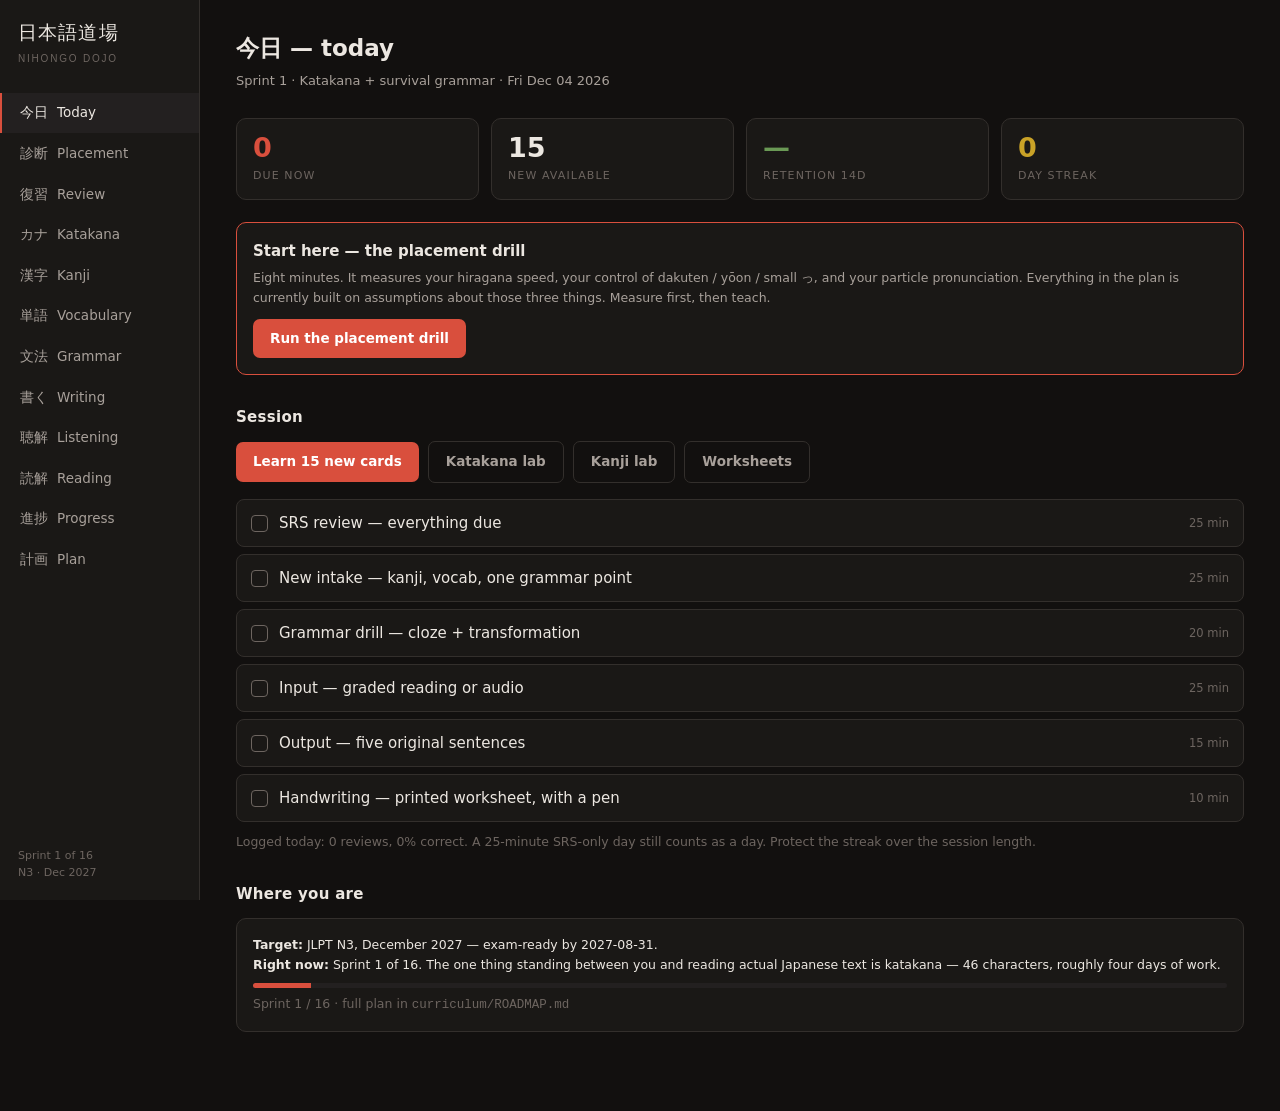
<file: dashboard/index.html>
<!doctype html>
<html lang="en">
<head>
<meta charset="utf-8">
<meta name="viewport" content="width=device-width,initial-scale=1">
<title>日本語道場 — Nihongo Dojo</title>
<link rel="stylesheet" href="style.css">
</head>
<body>
<div id="app">
  <nav>
    <div class="brand">日本語道場<small>nihongo dojo</small></div>
    <div class="navs">
      <button data-v="today" class="on">今日 <span>Today</span></button>
      <button data-v="placement">診断 <span>Placement</span></button>
      <button data-v="review">復習 <span>Review</span> <span class="badge" id="dueBadge"></span></button>
      <button data-v="kana">カナ <span>Katakana</span></button>
      <button data-v="kanji">漢字 <span>Kanji</span></button>
      <button data-v="vocab">単語 <span>Vocabulary</span></button>
      <button data-v="grammar">文法 <span>Grammar</span></button>
      <button data-v="write">書く <span>Writing</span></button>
      <button data-v="listen">聴解 <span>Listening</span></button>
      <button data-v="read">読解 <span>Reading</span></button>
      <button data-v="progress">進捗 <span>Progress</span></button>
      <button data-v="plan">計画 <span>Plan</span></button>
    </div>
    <div class="foot">Sprint 1 of 16<br>N3 · Dec 2027</div>
  </nav>
  <main id="main"></main>
</div>

<script src="../data/kana.js"></script>
<script src="../data/placement.js"></script>
<script src="../data/kanji.js"></script>
<script src="../data/kanji-b.js"></script>
<script src="../data/kanji-c.js"></script>
<script src="../data/vocab.js"></script>
<script src="../data/grammar.js"></script>
<script src="../data/vocab-n4.js"></script>
<script src="../data/grammar-n4.js"></script>
<script src="../data/reading.js"></script>
<script src="audio.js"></script>
<script src="canvas.js"></script>
<script src="app.js"></script>
</body>
</html>
</file>
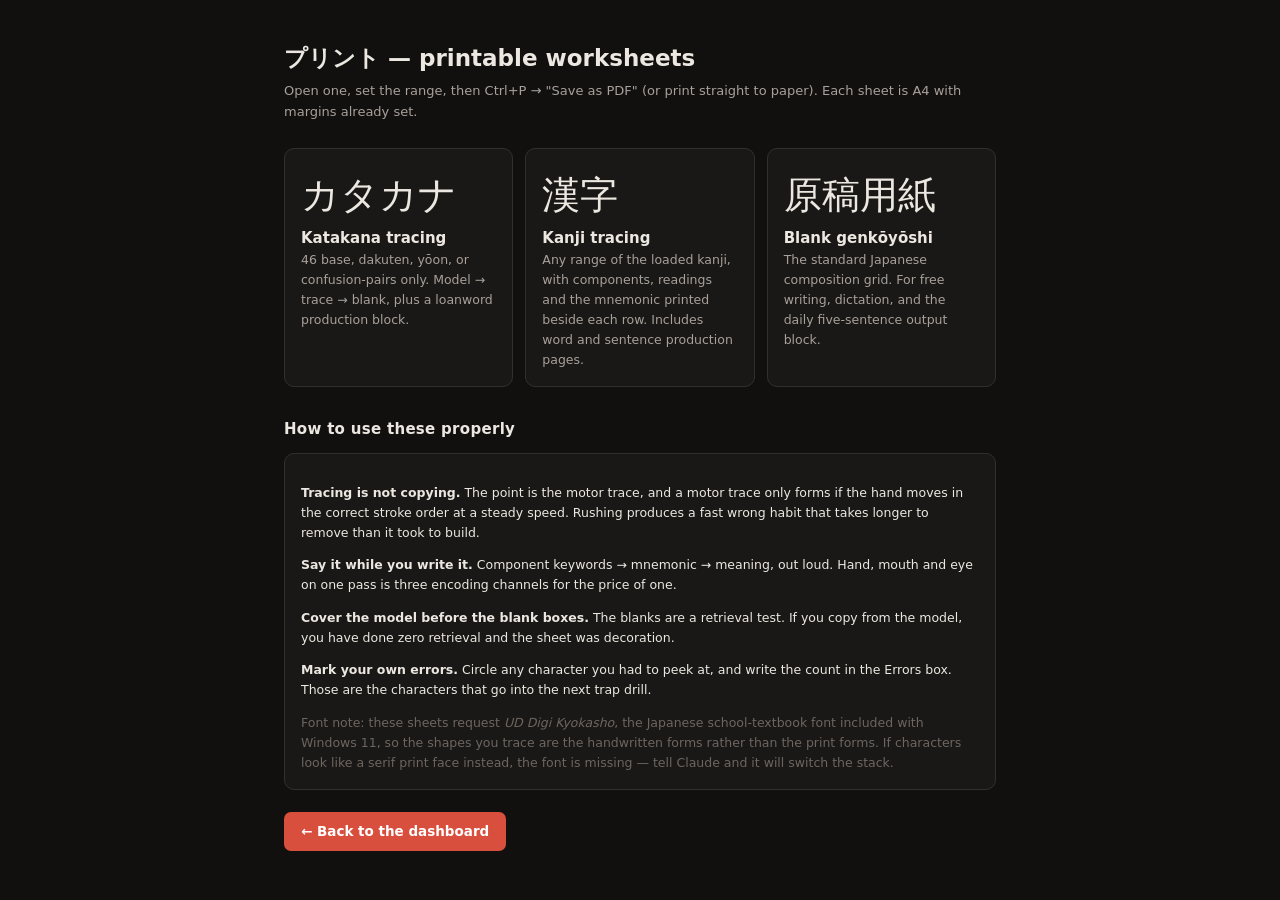
<file: worksheets/index.html>
<!doctype html>
<html lang="en"><head><meta charset="utf-8">
<meta name="viewport" content="width=device-width,initial-scale=1">
<title>Worksheets — 日本語道場</title>
<link rel="stylesheet" href="../dashboard/style.css"></head>
<body>
<main style="max-width:760px;margin:0 auto;padding:40px 24px">
  <h1>プリント — printable worksheets</h1>
  <div class="sub">Open one, set the range, then Ctrl+P → "Save as PDF" (or print straight to paper).
    Each sheet is A4 with margins already set.</div>

  <div class="grid cols3" style="margin-bottom:22px">
    <a class="card" href="katakana-trace.html" style="text-decoration:none;color:inherit">
      <div class="jp" style="font-size:38px">カタカナ</div>
      <strong>Katakana tracing</strong>
      <div class="small muted">46 base, dakuten, yōon, or confusion-pairs only. Model → trace →
        blank, plus a loanword production block.</div></a>
    <a class="card" href="kanji-trace.html" style="text-decoration:none;color:inherit">
      <div class="jp" style="font-size:38px">漢字</div>
      <strong>Kanji tracing</strong>
      <div class="small muted">Any range of the loaded kanji, with components, readings and the
        mnemonic printed beside each row. Includes word and sentence production pages.</div></a>
    <a class="card" href="genkouyoushi.html" style="text-decoration:none;color:inherit">
      <div class="jp" style="font-size:38px">原稿用紙</div>
      <strong>Blank genkōyōshi</strong>
      <div class="small muted">The standard Japanese composition grid. For free writing, dictation,
        and the daily five-sentence output block.</div></a>
  </div>

  <h2>How to use these properly</h2>
  <div class="card small">
    <p><strong>Tracing is not copying.</strong> The point is the motor trace, and a motor trace only
    forms if the hand moves in the correct stroke order at a steady speed. Rushing produces a fast
    wrong habit that takes longer to remove than it took to build.</p>
    <p><strong>Say it while you write it.</strong> Component keywords → mnemonic → meaning, out loud.
    Hand, mouth and eye on one pass is three encoding channels for the price of one.</p>
    <p><strong>Cover the model before the blank boxes.</strong> The blanks are a retrieval test. If
    you copy from the model, you have done zero retrieval and the sheet was decoration.</p>
    <p><strong>Mark your own errors.</strong> Circle any character you had to peek at, and write the
    count in the Errors box. Those are the characters that go into the next trap drill.</p>
    <p class="dim" style="margin-bottom:0">Font note: these sheets request <em>UD Digi Kyokasho</em>,
    the Japanese school-textbook font included with Windows 11, so the shapes you trace are the
    handwritten forms rather than the print forms. If characters look like a serif print face instead,
    the font is missing — tell Claude and it will switch the stack.</p>
  </div>

  <div class="row" style="margin-top:22px">
    <a class="btn" href="../dashboard/index.html">← Back to the dashboard</a>
  </div>
</main>
</body></html>
</file>
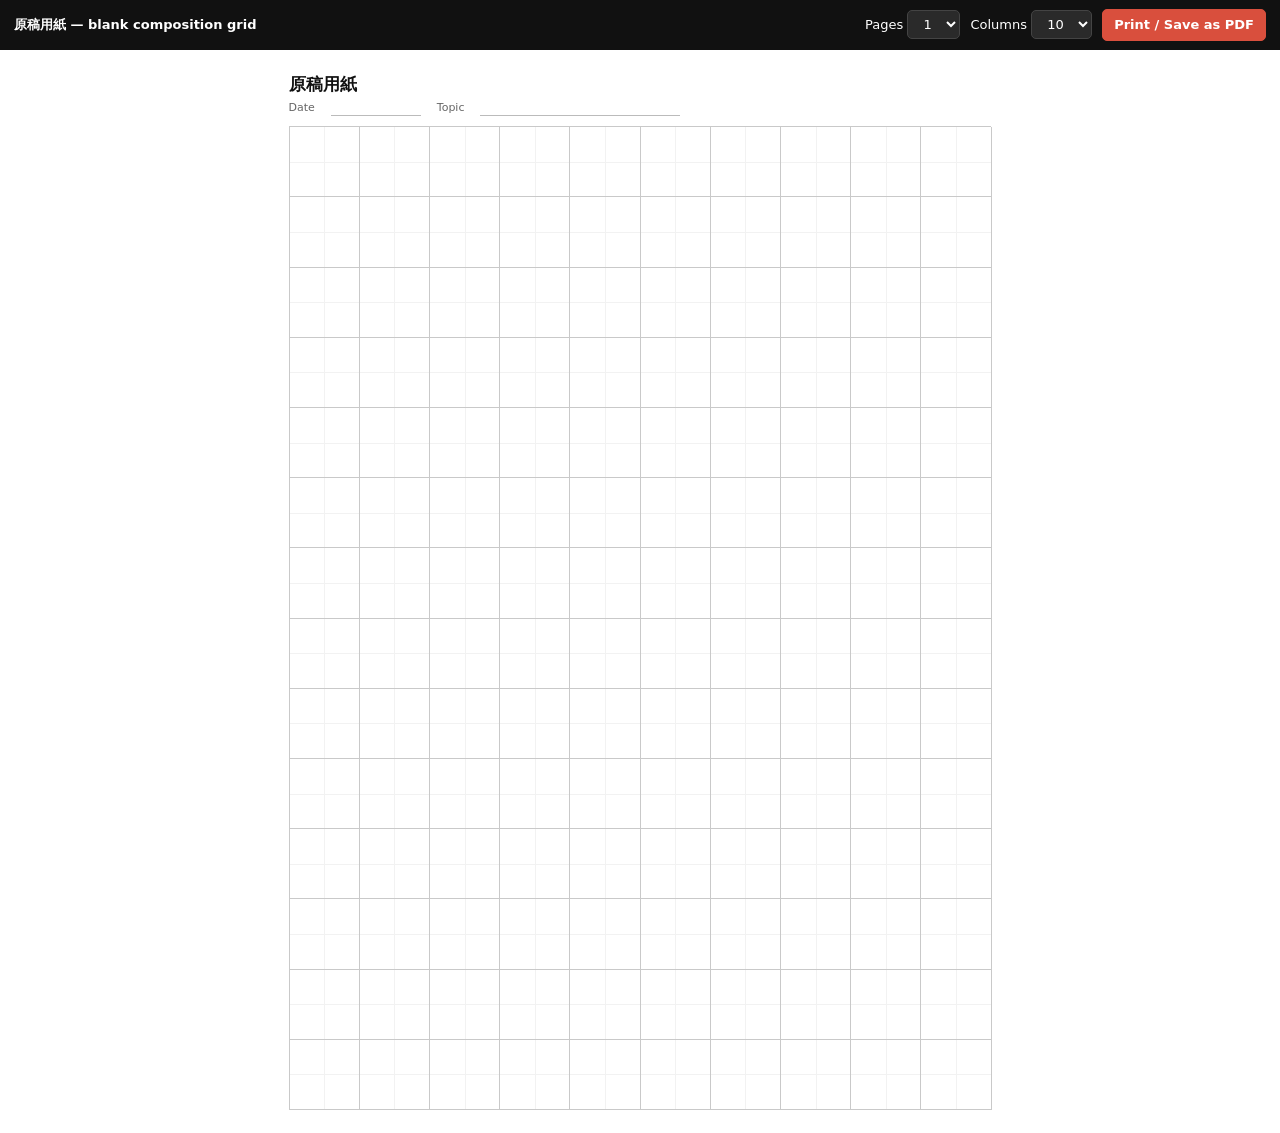
<file: worksheets/genkouyoushi.html>
<!doctype html>
<html lang="en"><head><meta charset="utf-8">
<meta name="viewport" content="width=device-width,initial-scale=1">
<title>Genkōyōshi — blank writing grid</title>
<link rel="stylesheet" href="worksheet.css"></head>
<body>
<div class="toolbar">
  <b>原稿用紙 — blank composition grid</b>
  <label>Pages <select id="pg"><option selected>1</option><option>2</option><option>3</option><option>5</option></select></label>
  <label>Columns <select id="cols"><option>8</option><option selected>10</option><option>12</option></select></label>
  <button class="p" onclick="window.print()">Print / Save as PDF</button>
</div>
<div class="sheet" id="out"></div>
<script>
function build(){
  const pages = +document.getElementById('pg').value;
  const cols = +document.getElementById('cols').value;
  let html = '';
  for (let p = 0; p < pages; p++) {
    html += '<h1>原稿用紙</h1><div class="meta">Date <span></span> Topic <span style="min-width:200px"></span></div>';
    html += '<div class="gy" style="grid-template-columns:repeat(' + cols + ',1fr)">' +
      Array.from({length: cols * 14}, () => '<div></div>').join('') + '</div>';
    if (p < pages - 1) html += '<div class="pagebreak"></div>';
  }
  document.getElementById('out').innerHTML = html;
}
document.getElementById('pg').onchange = build;
document.getElementById('cols').onchange = build;
build();
</script>
</body></html>
</file>
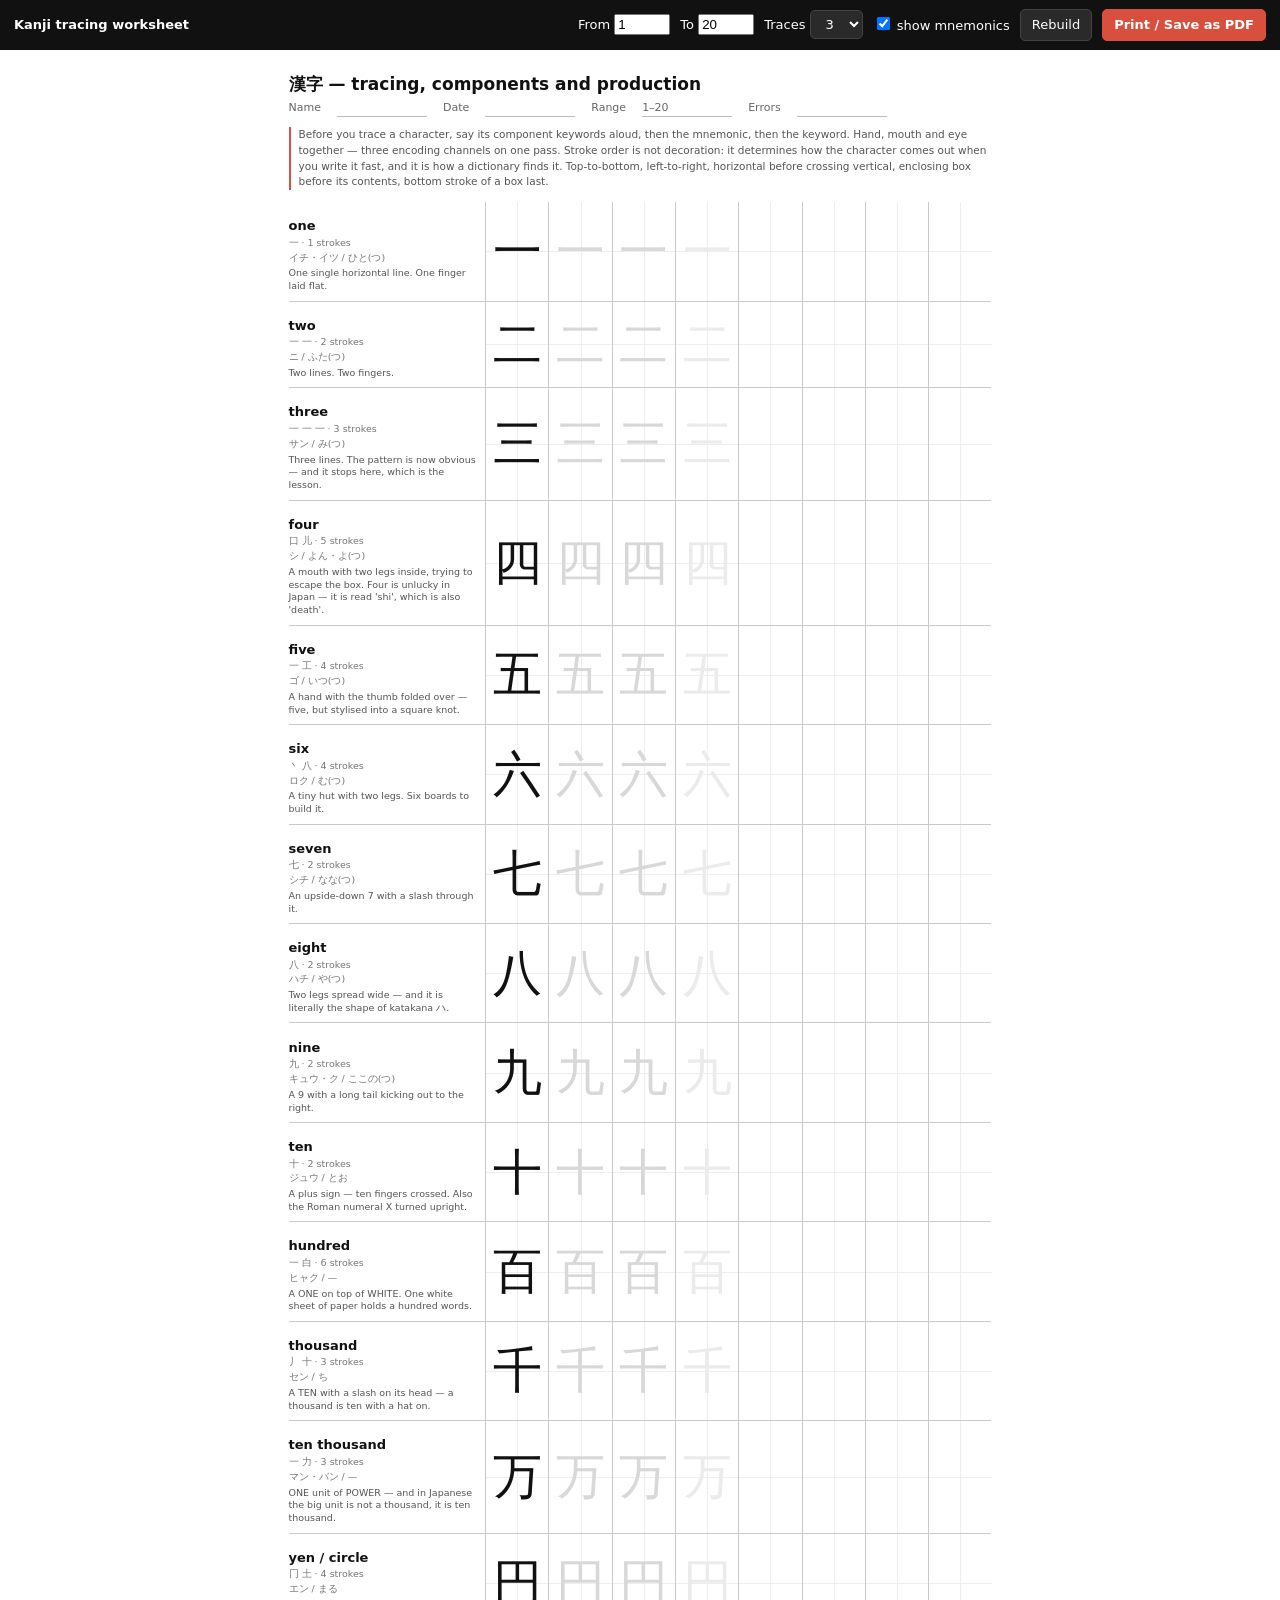
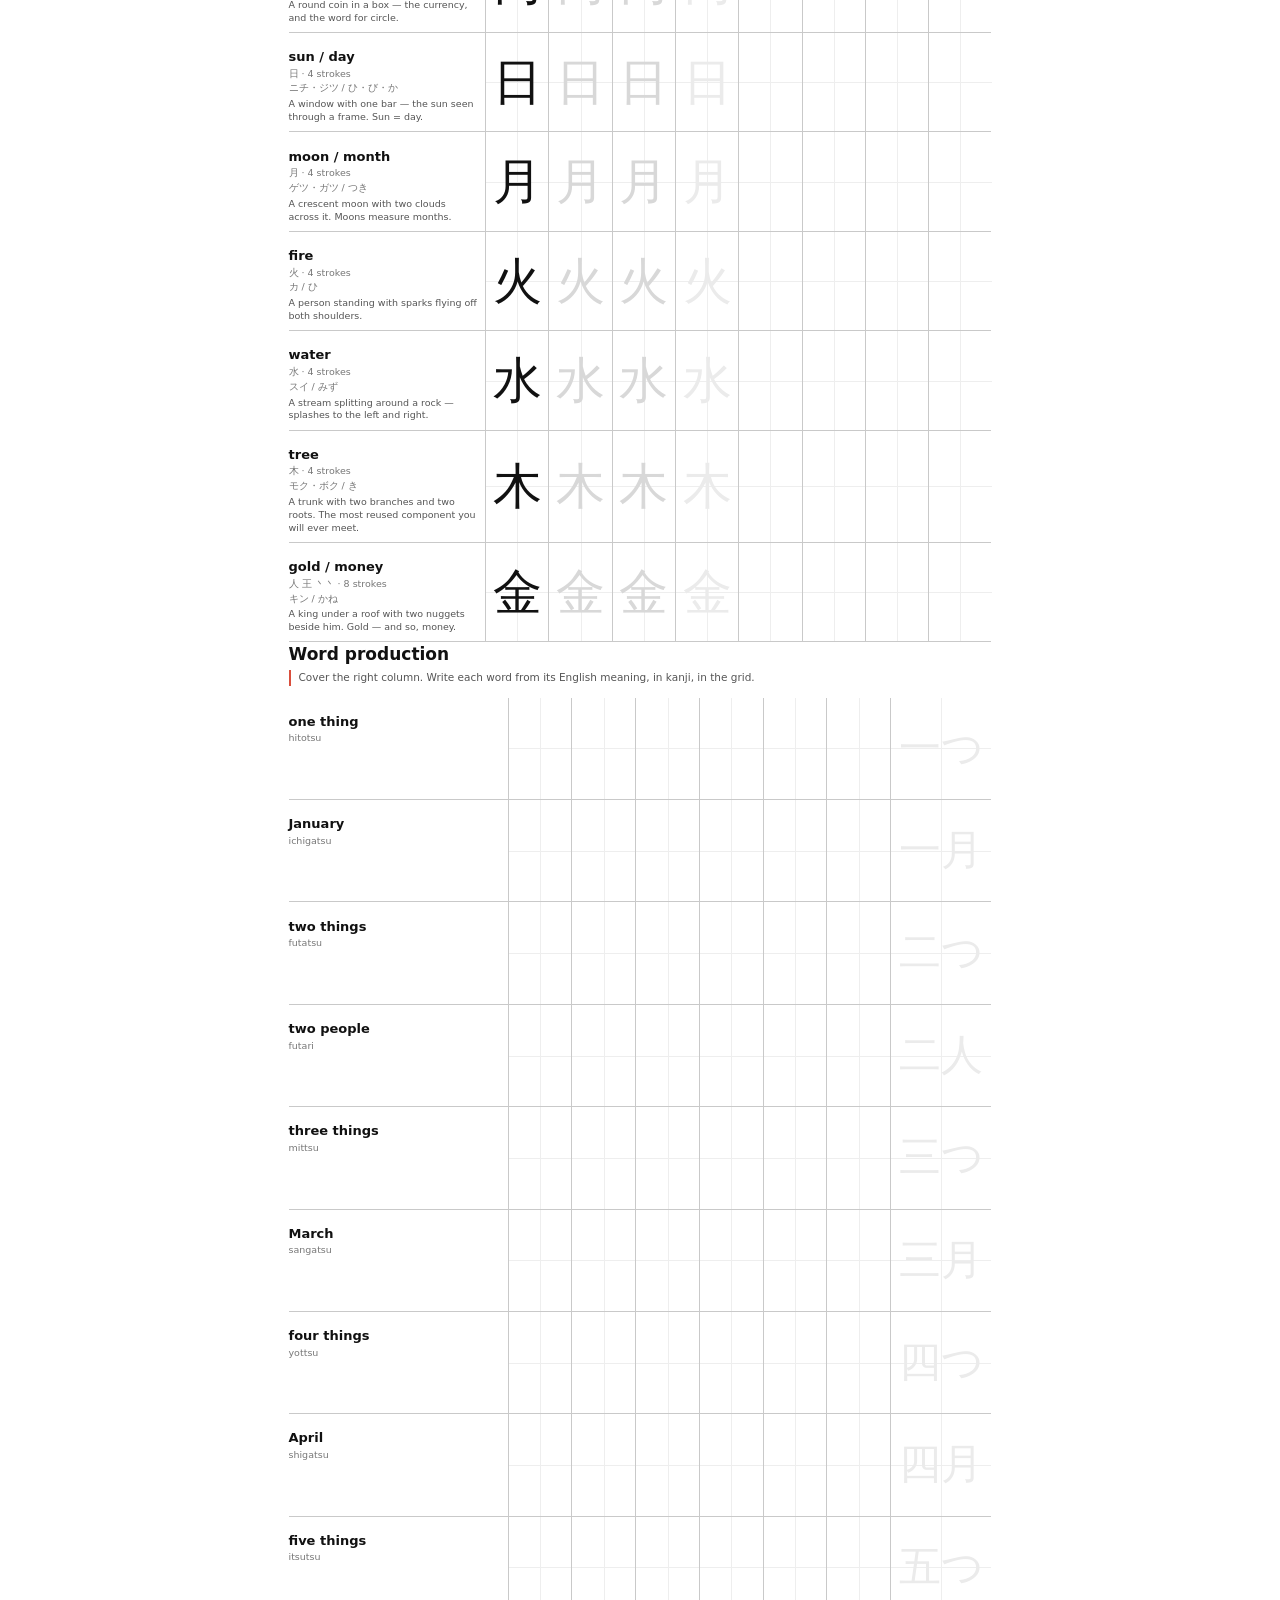
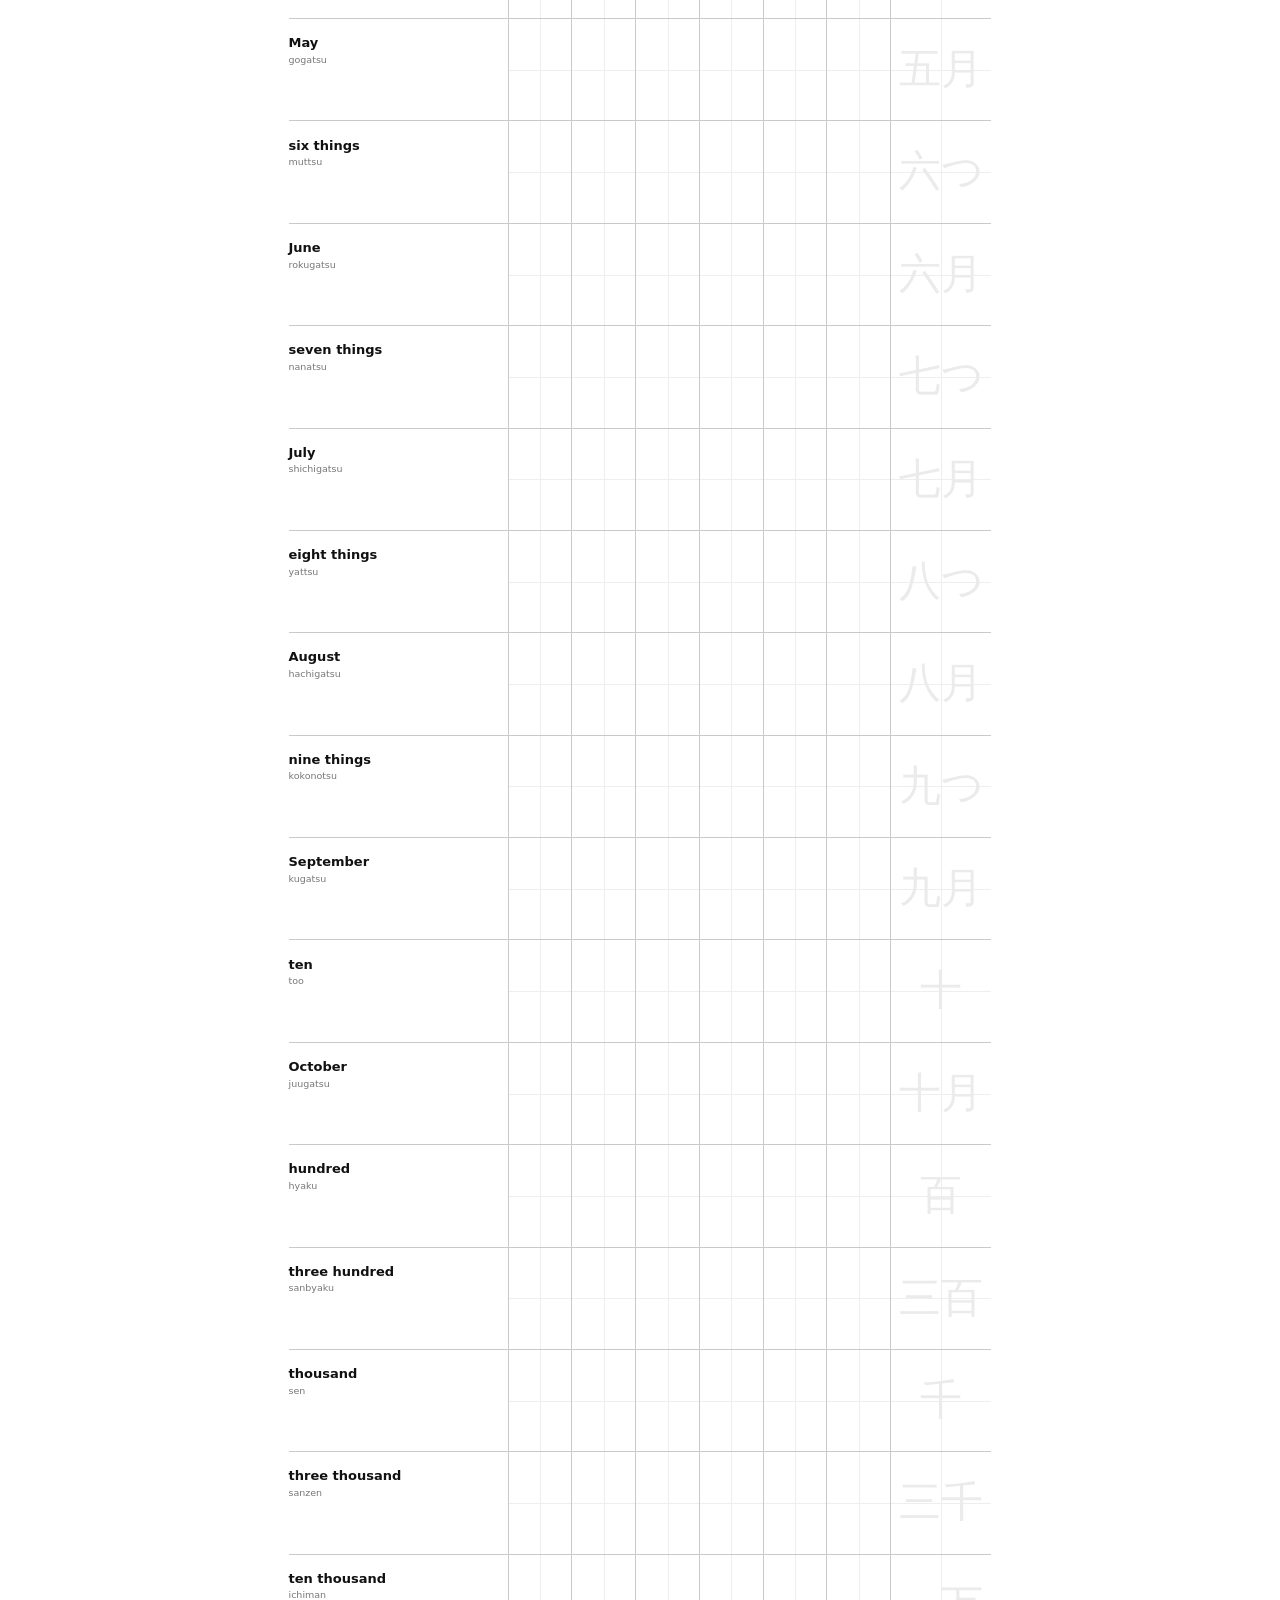
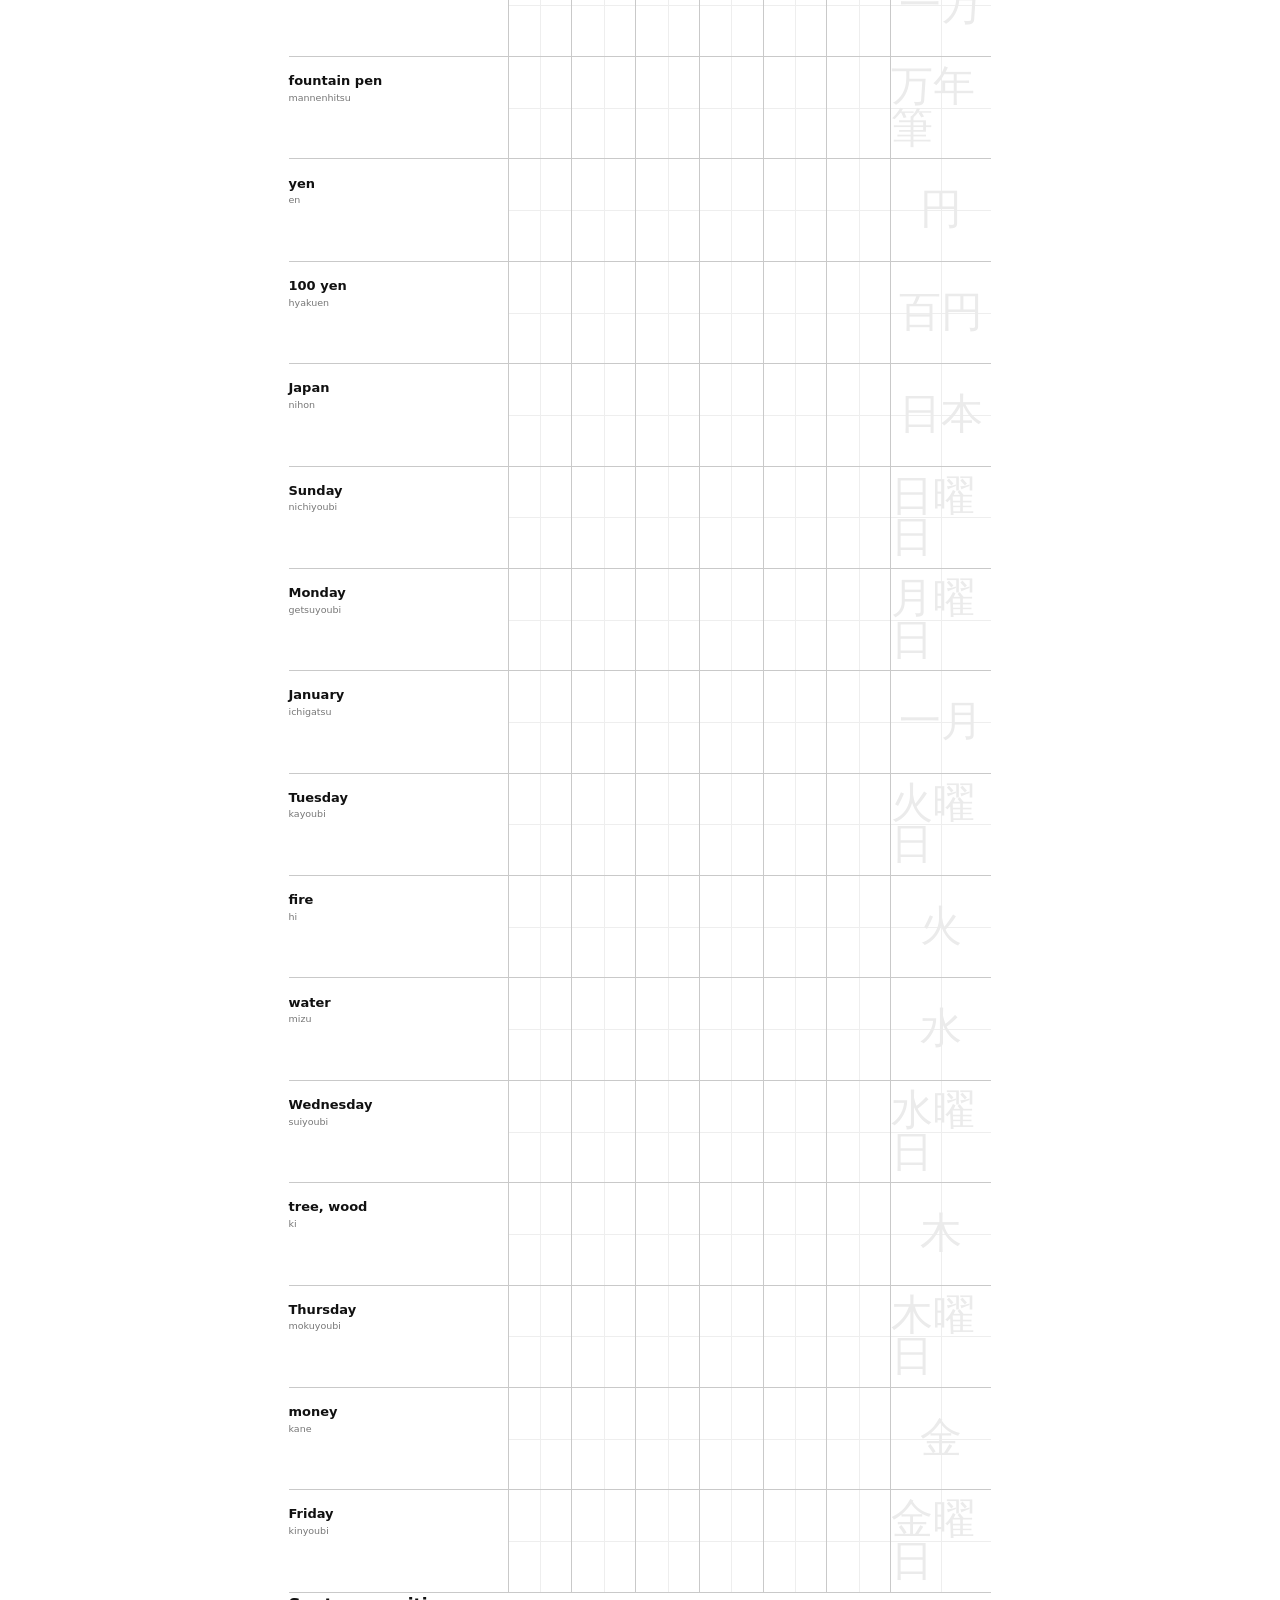
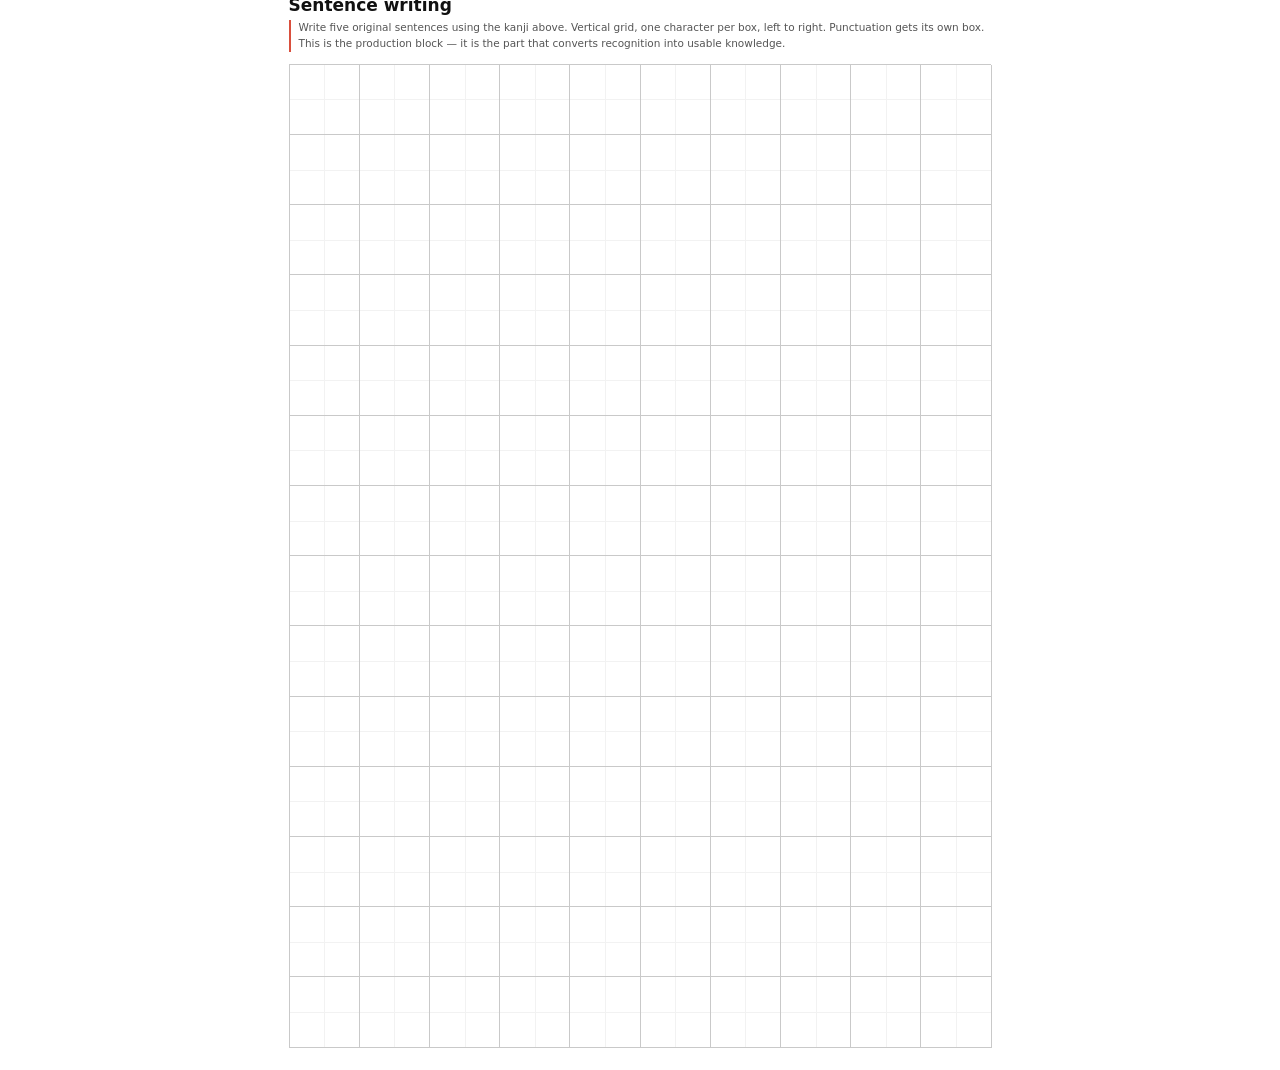
<file: worksheets/kanji-trace.html>
<!doctype html>
<html lang="en"><head><meta charset="utf-8">
<meta name="viewport" content="width=device-width,initial-scale=1">
<title>Kanji tracing worksheet</title>
<link rel="stylesheet" href="worksheet.css"></head>
<body>
<div class="toolbar">
  <b>Kanji tracing worksheet</b>
  <label>From <input id="from" type="number" value="1" min="1" style="width:56px"></label>
  <label>To <input id="to" type="number" value="20" min="1" style="width:56px"></label>
  <label>Traces <select id="tr"><option>2</option><option selected>3</option><option>4</option></select></label>
  <label><input type="checkbox" id="mn" checked> show mnemonics</label>
  <button id="reb">Rebuild</button>
  <button class="p" onclick="window.print()">Print / Save as PDF</button>
</div>

<div class="sheet">
  <h1>漢字 — tracing, components and production</h1>
  <div class="meta">Name <span></span> Date <span></span> Range <span id="rng"></span> Errors <span></span></div>
  <p class="note">Before you trace a character, say its component keywords aloud, then the mnemonic,
    then the keyword. Hand, mouth and eye together — three encoding channels on one pass. Stroke order
    is not decoration: it determines how the character comes out when you write it fast, and it is how
    a dictionary finds it. Top-to-bottom, left-to-right, horizontal before crossing vertical,
    enclosing box before its contents, bottom stroke of a box last.</p>
  <div id="out"></div>
</div>

<script src="../data/kanji.js"></script>
<script>
function build(){
  const a = Math.max(1, +document.getElementById('from').value);
  const b = Math.min(window.KANJI.length, +document.getElementById('to').value);
  const traces = +document.getElementById('tr').value;
  const showMn = document.getElementById('mn').checked;
  document.getElementById('rng').textContent = a + '–' + b;
  const list = window.KANJI.slice(a - 1, b);
  const TOTAL = 8;
  let html = '';
  list.forEach((k, i) => {
    let boxes = '<div class="bx model"><div class="g">' + k.char + '</div></div>';
    for (let t = 0; t < traces; t++)
      boxes += '<div class="bx ' + (t === traces - 1 ? 'faint' : 'trace') + '"><div class="g">' + k.char + '</div></div>';
    for (let j = 0; j < TOTAL - 1 - traces; j++) boxes += '<div class="bx blank"><div class="g"></div></div>';
    html += '<div class="trow"><div class="label" style="width:52mm;flex:0 0 52mm">' +
      '<b>' + k.keyword + '</b>' +
      '<i>' + k.components.join(' ') + ' · ' + k.strokes + ' strokes</i>' +
      '<i>' + (k.on.join('・') || '—') + ' / ' + (k.kun.join('・') || '—') + '</i>' +
      (showMn ? '<i style="color:#555;margin-top:3px">' + k.mnemonic + '</i>' : '') +
      '</div><div class="boxes">' + boxes + '</div></div>';
    if ((i + 1) % 7 === 0 && i + 1 < list.length) html += '<div class="pagebreak"></div>';
  });

  html += '<div class="pagebreak"></div><h1>Word production</h1>' +
    '<p class="note">Cover the right column. Write each word from its English meaning, in kanji, in the grid.</p>';
  list.forEach(k => {
    (k.words || []).slice(0, 2).forEach(w => {
      const bare = w.jp.replace(/\[[^\]]*\]/g, '');
      html += '<div class="trow"><div class="label" style="width:58mm;flex:0 0 58mm;padding-top:4mm">' +
        '<b>' + w.en + '</b><i>' + w.reading + '</i></div><div class="boxes">' +
        Array.from({length:6}, () => '<div class="bx blank"><div class="g"></div></div>').join('') +
        '<div class="bx faint" style="flex:1.6"><div class="g" style="font-size:11mm">' + bare + '</div></div>' +
        '</div></div>';
    });
  });

  html += '<div class="pagebreak"></div><h1>Sentence writing</h1>' +
    '<p class="note">Write five original sentences using the kanji above. Vertical grid, one character ' +
    'per box, left to right. Punctuation gets its own box. This is the production block — it is the ' +
    'part that converts recognition into usable knowledge.</p>' +
    '<div class="gy">' + Array.from({length:140}, () => '<div></div>').join('') + '</div>';
  document.getElementById('out').innerHTML = html;
}
['reb'].forEach(id => document.getElementById(id).onclick = build);
['from','to','tr','mn'].forEach(id => document.getElementById(id).onchange = build);
build();
</script>
</body></html>
</file>
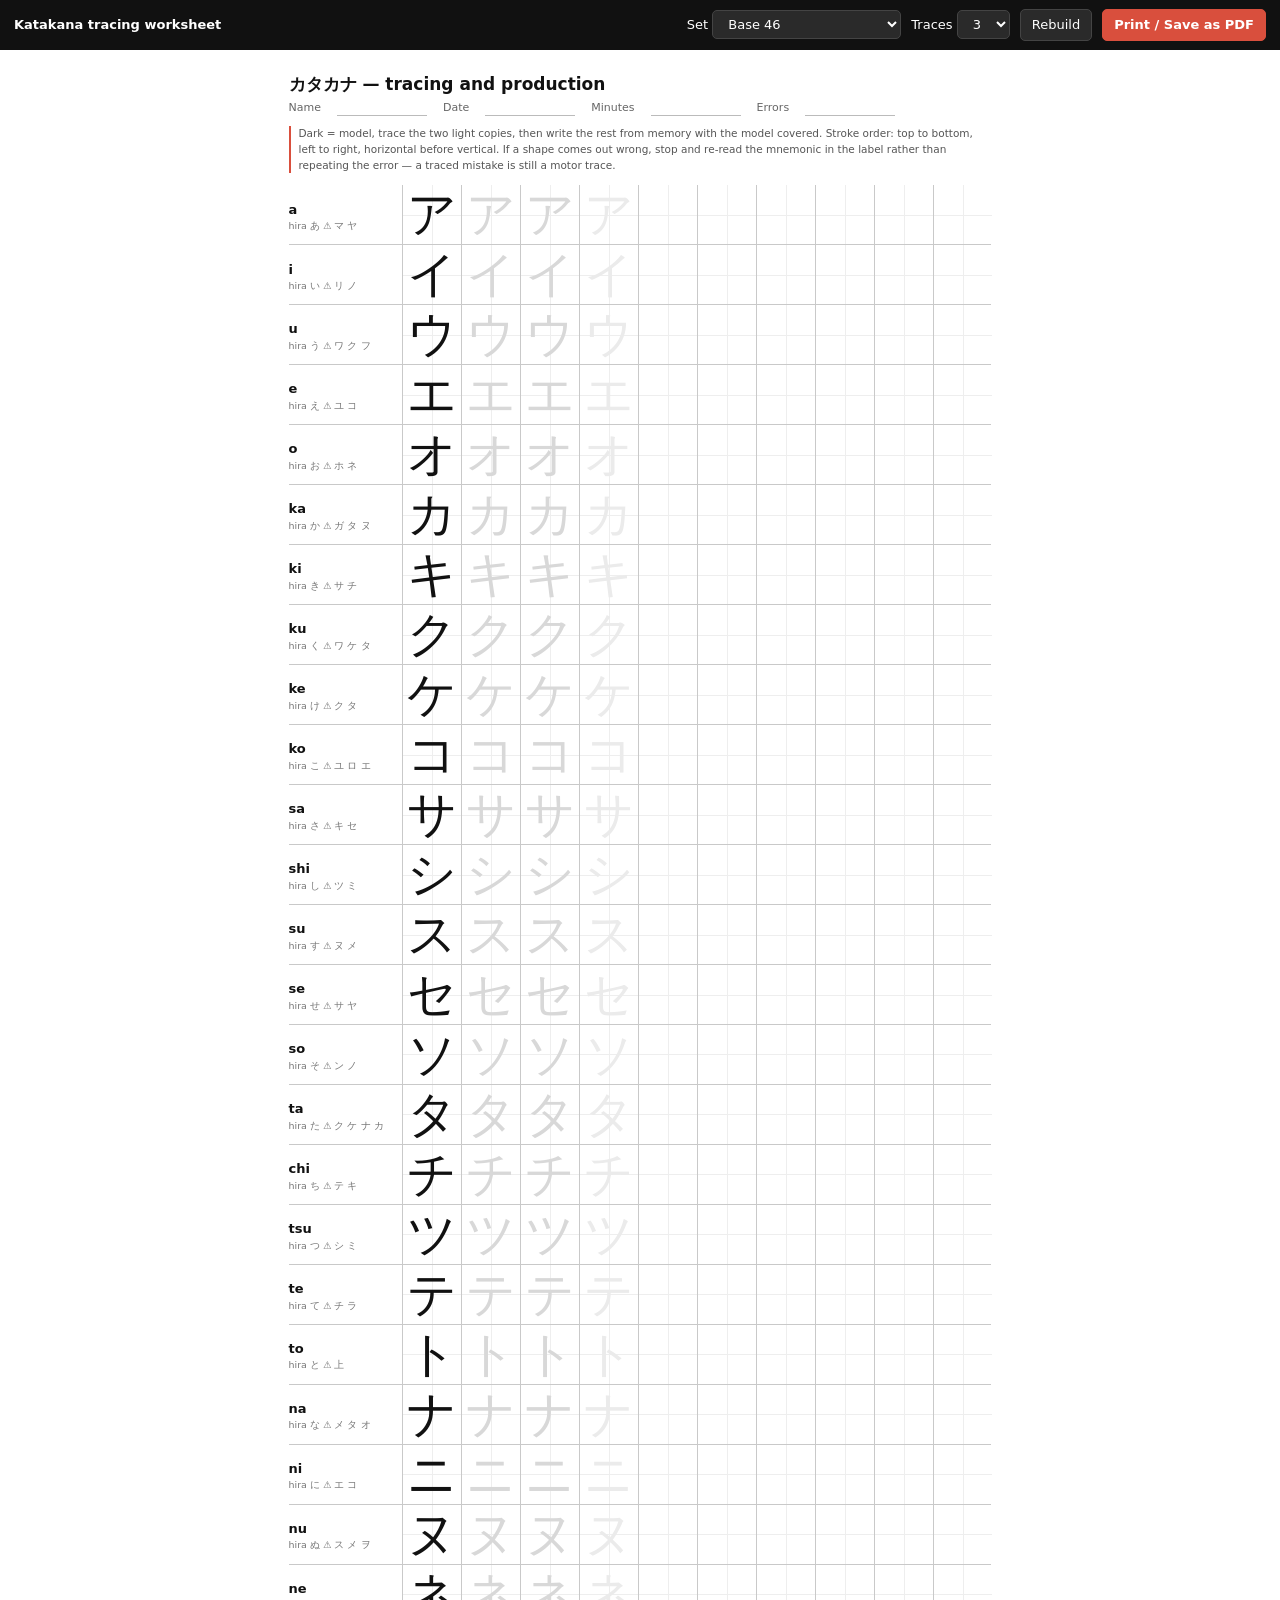
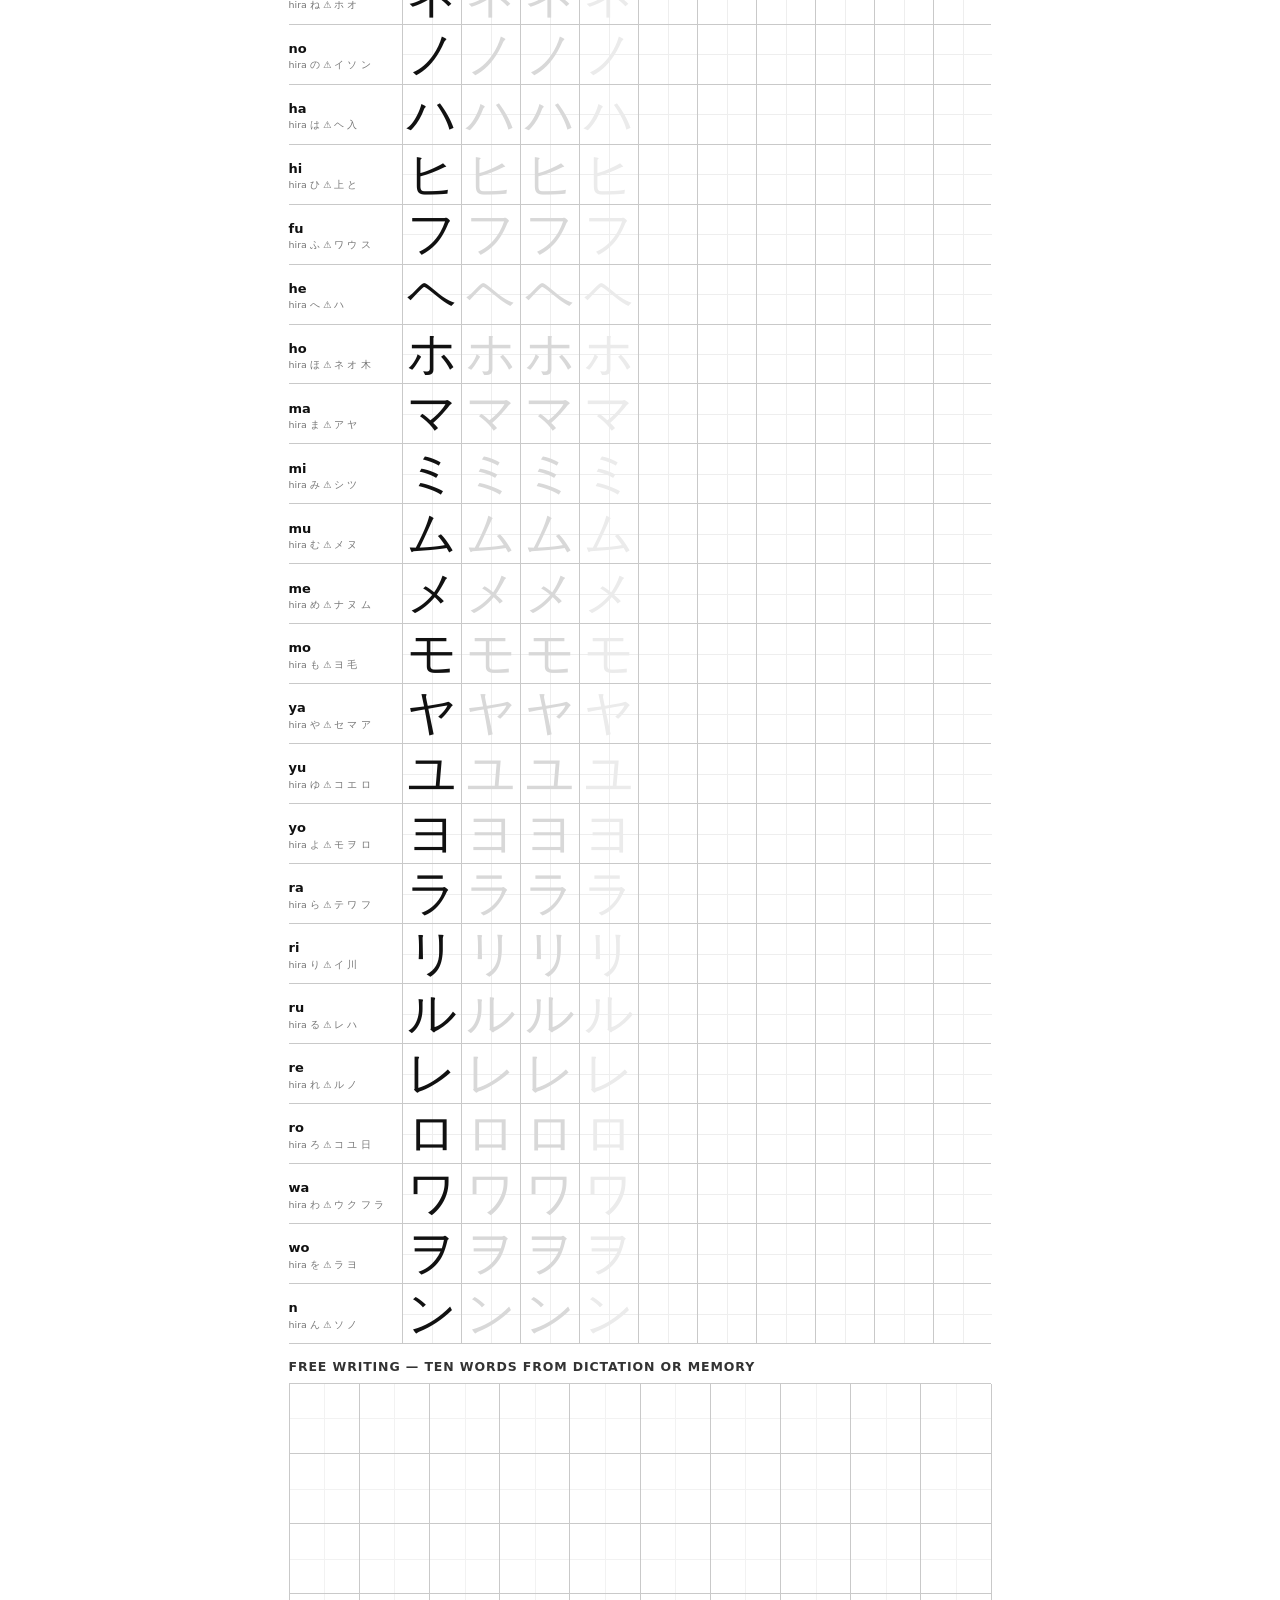
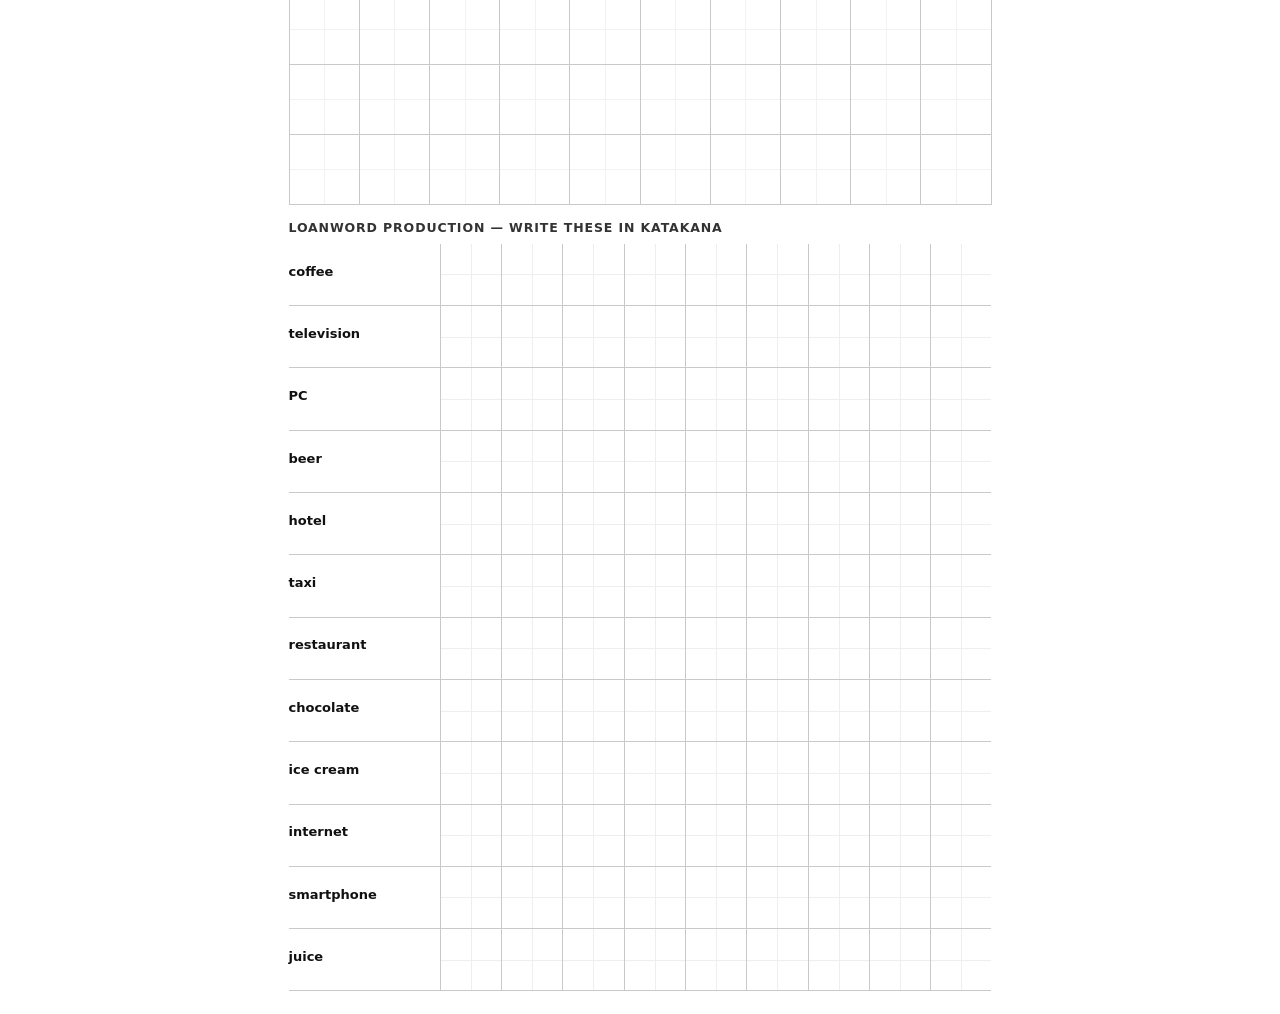
<file: worksheets/katakana-trace.html>
<!doctype html>
<html lang="en"><head><meta charset="utf-8">
<meta name="viewport" content="width=device-width,initial-scale=1">
<title>Katakana tracing worksheet</title>
<link rel="stylesheet" href="worksheet.css"></head>
<body>
<div class="toolbar">
  <b>Katakana tracing worksheet</b>
  <label>Set
    <select id="set">
      <option value="base">Base 46</option>
      <option value="dakuten">Dakuten / handakuten</option>
      <option value="yoon">Yōon (ャュョ)</option>
      <option value="confuse">Confusion pairs only</option>
      <option value="all">Everything</option>
    </select></label>
  <label>Traces <select id="tr"><option>2</option><option selected>3</option><option>4</option><option>5</option></select></label>
  <button id="reb">Rebuild</button>
  <button class="p" onclick="window.print()">Print / Save as PDF</button>
</div>

<div class="sheet">
  <h1>カタカナ — tracing and production</h1>
  <div class="meta">Name <span></span> Date <span></span> Minutes <span></span> Errors <span></span></div>
  <p class="note">Dark = model, trace the two light copies, then write the rest from memory with the
    model covered. Stroke order: top to bottom, left to right, horizontal before vertical. If a shape
    comes out wrong, stop and re-read the mnemonic in the label rather than repeating the error —
    a traced mistake is still a motor trace.</p>
  <div id="out"></div>
</div>

<script src="../data/kana.js"></script>
<script>
const ROWS = { base:['vowels','k','s','t','n','h','m','y','r','w','n-final'],
  dakuten:['dakuten','handakuten'], yoon:['yoon'] };
function build(){
  const set = document.getElementById('set').value;
  const traces = +document.getElementById('tr').value;
  let list;
  if (set === 'all') list = window.KANA;
  else if (set === 'confuse') list = window.KANA.filter(k => k.confuse && k.confuse.length >= 2);
  else list = window.KANA.filter(k => ROWS[set].indexOf(k.row) >= 0);

  const TOTAL = 10;
  let html = '';
  list.forEach((k, i) => {
    let boxes = '<div class="bx model"><div class="g">' + k.kana + '</div></div>';
    for (let t = 0; t < traces; t++)
      boxes += '<div class="bx ' + (t === traces - 1 ? 'faint' : 'trace') + '"><div class="g">' + k.kana + '</div></div>';
    for (let b = 0; b < TOTAL - 1 - traces; b++) boxes += '<div class="bx blank"><div class="g"></div></div>';
    const conf = k.confuse && k.confuse.length ? ' ⚠ ' + k.confuse.join(' ') : '';
    html += '<div class="trow"><div class="label"><b>' + k.romaji + '</b>' +
      (k.hira ? '<i>hira ' + k.hira + conf + '</i>' : '') + '</div><div class="boxes">' + boxes + '</div></div>';
    if ((i + 1) % 11 === 0) html += '<div class="pagebreak"></div>';
  });

  html += '<h2>Free writing — ten words from dictation or memory</h2><div class="gy">' +
    Array.from({length:60}, () => '<div></div>').join('') + '</div>';
  html += '<h2>Loanword production — write these in katakana</h2>';
  const words = window.LOANWORDS.slice(0, 12);
  html += words.map(w => '<div class="trow"><div class="label" style="width:40mm;flex:0 0 40mm;padding-top:5mm"><b>' +
    w.en + '</b></div><div class="boxes">' +
    Array.from({length:9}, () => '<div class="bx blank"><div class="g"></div></div>').join('') +
    '</div></div>').join('');
  document.getElementById('out').innerHTML = html;
}
document.getElementById('reb').onclick = build;
document.getElementById('set').onchange = build;
document.getElementById('tr').onchange = build;
build();
</script>
</body></html>
</file>
<file: dashboard/style.css>
/* 日本語道場 — sumi ink and vermilion. Dark by default; print-safe where it matters. */
:root{
  --bg:#12100f; --bg2:#1a1816; --bg3:#232020; --line:#332f2c;
  --ink:#ece7e1; --ink2:#a8a09a; --ink3:#6d6560;
  --aka:#d94f3d;      /* vermilion — the seal colour */
  --ai:#5b8fa8;       /* indigo */
  --midori:#6a9955;   /* green, for correct */
  --kin:#c9a227;      /* gold, for streaks */
  --r:10px;
  --jp:"UD Digi Kyokasho N-R","Yu Gothic UI","Yu Gothic","Hiragino Sans","Noto Sans JP","MS Gothic",sans-serif;
}
*{box-sizing:border-box}
html,body{margin:0;padding:0;height:100%}
body{background:var(--bg);color:var(--ink);
  font:15px/1.6 "Inter","Segoe UI",system-ui,sans-serif;-webkit-font-smoothing:antialiased}
.jp{font-family:var(--jp)}
ruby rt{font-size:.5em;color:var(--ink2);font-weight:400}

/* layout */
#app{display:flex;min-height:100vh}
nav{width:200px;flex:0 0 200px;background:var(--bg2);border-right:1px solid var(--line);
  padding:18px 0;display:flex;flex-direction:column;position:sticky;top:0;height:100vh}
nav .brand{font-family:var(--jp);font-size:19px;padding:0 18px 4px;letter-spacing:.06em}
nav .brand small{display:block;font-family:inherit;font-size:10px;color:var(--ink3);
  letter-spacing:.18em;text-transform:uppercase;margin-top:3px}
nav .navs{margin-top:22px;display:flex;flex-direction:column;gap:1px}
nav button{all:unset;cursor:pointer;padding:9px 18px;font-size:13.5px;color:var(--ink2);
  display:flex;align-items:center;gap:9px;border-left:2px solid transparent}
nav button:hover{background:var(--bg3);color:var(--ink)}
nav button.on{color:var(--ink);background:var(--bg3);border-left-color:var(--aka)}
nav button .badge{margin-left:auto;background:var(--aka);color:#fff;font-size:10px;
  padding:1px 6px;border-radius:9px;font-weight:600}
nav .foot{margin-top:auto;padding:0 18px;font-size:11px;color:var(--ink3)}
main{flex:1;padding:30px 36px 80px;max-width:1100px}
h1{font-size:23px;margin:0 0 4px;font-weight:600}
h1 + .sub{color:var(--ink2);font-size:13px;margin-bottom:26px}
h2{font-size:15px;margin:30px 0 12px;font-weight:600;letter-spacing:.02em}
h2:first-child{margin-top:0}

/* cards & bits */
.grid{display:grid;gap:12px}
.cols3{grid-template-columns:repeat(3,1fr)}
.cols4{grid-template-columns:repeat(4,1fr)}
.card{background:var(--bg2);border:1px solid var(--line);border-radius:var(--r);padding:16px}
.stat{background:var(--bg2);border:1px solid var(--line);border-radius:var(--r);padding:14px 16px}
.stat .n{font-size:27px;font-weight:650;line-height:1.1;font-variant-numeric:tabular-nums}
.stat .l{font-size:11px;color:var(--ink3);text-transform:uppercase;letter-spacing:.1em;margin-top:5px}
.stat.aka .n{color:var(--aka)} .stat.kin .n{color:var(--kin)} .stat.mid .n{color:var(--midori)}
.btn{all:unset;cursor:pointer;background:var(--aka);color:#fff;padding:9px 17px;border-radius:7px;
  font-size:13.5px;font-weight:550;display:inline-block;text-align:center}
.btn:hover{filter:brightness(1.12)}
.btn.ghost{background:transparent;border:1px solid var(--line);color:var(--ink2)}
.btn.ghost:hover{border-color:var(--ink3);color:var(--ink)}
.btn.wide{display:block;width:100%}
.row{display:flex;gap:9px;flex-wrap:wrap;align-items:center}
.muted{color:var(--ink2)} .dim{color:var(--ink3)} .small{font-size:12.5px}
.tag{font-size:10.5px;padding:2px 7px;border-radius:5px;background:var(--bg3);color:var(--ink2);
  letter-spacing:.04em}
hr{border:0;border-top:1px solid var(--line);margin:22px 0}
.bar{height:5px;background:var(--bg3);border-radius:3px;overflow:hidden;margin-top:8px}
.bar>i{display:block;height:100%;background:var(--aka)}

/* today checklist */
.blocks{display:flex;flex-direction:column;gap:7px}
.blk{display:flex;align-items:center;gap:11px;background:var(--bg2);border:1px solid var(--line);
  border-radius:8px;padding:11px 14px;cursor:pointer}
.blk:hover{border-color:var(--ink3)}
.blk .box{width:17px;height:17px;border:1.5px solid var(--ink3);border-radius:4px;flex:0 0 auto;
  display:grid;place-items:center;font-size:11px;color:transparent}
.blk.done{opacity:.5}
.blk.done .box{background:var(--midori);border-color:var(--midori);color:#fff}
.blk .mins{margin-left:auto;font-size:11.5px;color:var(--ink3)}

/* review */
#review{max-width:640px;margin:0 auto}
.q{background:var(--bg2);border:1px solid var(--line);border-radius:14px;padding:38px 26px;
  text-align:center;min-height:230px;display:flex;flex-direction:column;justify-content:center;gap:14px}
.q .prompt-xl{font-family:var(--jp);font-size:92px;line-height:1.05}
.q .prompt-lg{font-family:var(--jp);font-size:40px;line-height:1.3}
.q .prompt-md{font-family:var(--jp);font-size:25px;line-height:1.6}
.q .prompt-en{font-size:22px}
.q .ans{font-size:26px;color:var(--aka);font-weight:600}
.q .ans .jp{font-size:52px}
.q .mn{font-size:13px;color:var(--ink2);max-width:430px;margin:0 auto;line-height:1.55}
.q .exw{font-size:14px;color:var(--ink2);font-family:var(--jp)}
.q input{all:unset;font-family:var(--jp);font-size:30px;text-align:center;border-bottom:2px solid var(--line);
  color:var(--ink);padding:5px 10px;width:230px;margin:0 auto}
.q input:focus{border-color:var(--aka)}
.grades{display:grid;grid-template-columns:repeat(4,1fr);gap:8px;margin-top:14px}
.grades button{all:unset;cursor:pointer;text-align:center;padding:11px 0;border-radius:8px;
  border:1px solid var(--line);font-size:13px;font-weight:550}
.grades button small{display:block;font-size:10px;color:var(--ink3);font-weight:400;margin-top:2px}
.g0{color:#e07b6c} .g0:hover{background:#3a201c} .g1{color:#d9a84f} .g1:hover{background:#35291a}
.g2{color:#7fb063} .g2:hover{background:#1f2c1b} .g3{color:#6a9fb8} .g3:hover{background:#1b2730}
.progressline{display:flex;gap:3px;margin-bottom:18px}
.progressline i{height:3px;flex:1;background:var(--bg3);border-radius:2px}
.progressline i.ok{background:var(--midori)} .progressline i.no{background:var(--aka)}
.progressline i.now{background:var(--ink2)}

/* kana / kanji grids */
.kgrid{display:grid;grid-template-columns:repeat(auto-fill,minmax(74px,1fr));gap:7px}
.kcell{background:var(--bg2);border:1px solid var(--line);border-radius:8px;padding:9px 4px;
  text-align:center;cursor:pointer}
.kcell:hover{border-color:var(--aka)}
.kcell .c{font-family:var(--jp);font-size:30px;line-height:1.15}
.kcell .r{font-size:10.5px;color:var(--ink3);margin-top:3px}
.kcell.new{border-left:2px solid var(--ink3)}
.kcell.learning{border-left:2px solid var(--kin)}
.kcell.known{border-left:2px solid var(--midori)}
.detail{position:fixed;inset:0;background:rgba(8,7,6,.82);display:grid;place-items:center;z-index:50;padding:24px}
.detail .inner{background:var(--bg2);border:1px solid var(--line);border-radius:14px;padding:26px 30px;
  max-width:620px;width:100%;max-height:84vh;overflow:auto}
.detail .big{font-family:var(--jp);font-size:108px;line-height:1;text-align:center}
.detail dl{display:grid;grid-template-columns:96px 1fr;gap:7px 14px;margin:18px 0 0;font-size:13.5px}
.detail dt{color:var(--ink3);font-size:11.5px;text-transform:uppercase;letter-spacing:.08em;padding-top:3px}
.detail dd{margin:0}
.wordlist{display:flex;flex-direction:column;gap:6px}
.wordlist .w{display:flex;gap:10px;align-items:baseline;font-family:var(--jp);font-size:17px}
.wordlist .w em{font-family:"Inter",sans-serif;font-size:12.5px;color:var(--ink2);font-style:normal}

/* lists */
table{width:100%;border-collapse:collapse;font-size:13.5px}
th{text-align:left;font-size:10.5px;color:var(--ink3);text-transform:uppercase;letter-spacing:.09em;
  padding:0 10px 8px;border-bottom:1px solid var(--line);font-weight:600}
td{padding:9px 10px;border-bottom:1px solid var(--line);vertical-align:top}
tr:hover td{background:var(--bg2)}
td .jp{font-size:16px}
.gitem{background:var(--bg2);border:1px solid var(--line);border-radius:10px;padding:0;margin-bottom:8px;
  overflow:hidden}
.gitem > summary{cursor:pointer;padding:13px 16px;font-weight:550;display:flex;gap:10px;align-items:center;
  list-style:none}
.gitem > summary::-webkit-details-marker{display:none}
.gitem > summary::before{content:"›";color:var(--aka);font-size:17px;transition:transform .15s}
.gitem[open] > summary::before{transform:rotate(90deg)}
.gitem > summary .gl{color:var(--ink3);font-size:12px;font-weight:400;margin-left:auto}
.gbody{padding:0 16px 16px;border-top:1px solid var(--line);padding-top:14px}
.gbody .form{font-family:var(--jp);background:var(--bg3);padding:9px 12px;border-radius:7px;
  font-size:14px;margin-bottom:12px}
.gbody .ex{font-family:var(--jp);font-size:16px;margin:5px 0 1px}
.gbody .ex + .ent{font-family:"Inter",sans-serif;font-size:12.5px;color:var(--ink2);margin:0 0 9px}
.gbody .contrast{border-left:2px solid var(--aka);padding:4px 0 4px 12px;margin:14px 0 0;
  font-size:13px;color:var(--ink2)}

/* heatmap */
.heat{display:flex;gap:3px;flex-wrap:wrap}
.heat i{width:12px;height:12px;border-radius:2px;background:var(--bg3)}
.heat i.h1{background:#2d3a26} .heat i.h2{background:#405130} .heat i.h3{background:#5a7340}
.heat i.h4{background:#7fa355}
.center{text-align:center}
.pad{padding:50px 0}
@media (max-width:900px){nav{width:62px;flex:0 0 62px}nav .brand small,nav button span,nav .foot{display:none}
  main{padding:22px 16px 70px}.cols4,.cols3{grid-template-columns:repeat(2,1fr)}}

/* ---- handwriting pad + touchscreen affordances ---- */
.pad{width:min(62vw,300px);max-width:100%;background:var(--bg3);border:1px solid var(--line);
  border-radius:10px;display:block;margin:0 auto;touch-action:none;cursor:crosshair}
.pad-lg{width:min(86vw,380px)}
.pad-btn{padding:9px 15px !important;font-size:13px}

/* On a coarse pointer every target grows. A 13px link is fine with a mouse and useless with a
   thumb; the WCAG floor is 44px and tapping the wrong grade corrupts the SRS schedule. */
@media (pointer: coarse){
  nav button{padding:14px 18px;font-size:15px}
  .btn{padding:13px 20px;font-size:15px}
  .grades button{padding:17px 0;font-size:15px}
  .kcell{padding:13px 4px}
  .kcell .c{font-size:34px}
  .blk{padding:15px 14px}
  .gitem > summary{padding:16px}
  td{padding:13px 10px}
  .q input{font-size:34px;width:min(78vw,300px)}
  details summary{min-height:30px}
}
/* a stylus is a fine pointer on a touch device — do not shrink anything back */
@media (pointer: coarse) and (hover: hover){ .btn{padding:13px 20px} }
</file>
<file: worksheets/worksheet.css>
/* Print-first. A4, black on white, no dependencies.
   Font stack leads with UD Digi Kyokasho — the Japanese school textbook font shipped with
   Windows 11. It renders HANDWRITTEN letterforms, not print forms. That matters: tracing a
   print-form 書 teaches you shapes no Japanese person writes. */
@page { size: A4 portrait; margin: 12mm 12mm 14mm; }
:root{ --jp:"UD Digi Kyokasho N-R","UD Digi Kyokasho NK-R","Yu Mincho","YuMincho",
       "Hiragino Mincho ProN","MS Mincho",serif; --rule:#c9c9c9; --light:#d8d8d8; --mid:#9a9a9a; }
*{box-sizing:border-box}
body{margin:0;background:#fff;color:#111;font:13px/1.5 "Inter","Segoe UI",system-ui,sans-serif}
.sheet{width:186mm;margin:0 auto;padding:6mm 0}
.toolbar{position:sticky;top:0;background:#111;color:#fff;padding:9px 14px;display:flex;gap:10px;
  align-items:center;font-size:13px;z-index:9}
.toolbar b{font-weight:600;margin-right:auto}
.toolbar button,.toolbar select{font:inherit;background:#2a2a2a;color:#fff;border:1px solid #444;
  border-radius:5px;padding:5px 11px;cursor:pointer}
.toolbar button.p{background:#d94f3d;border-color:#d94f3d;font-weight:600}
h1{font-size:17px;margin:0 0 2px;font-weight:650}
.meta{font-size:11px;color:#666;margin-bottom:10px;display:flex;gap:16px}
.meta span{border-bottom:1px solid #bbb;min-width:90px}
.note{font-size:10.5px;color:#555;border-left:2px solid #d94f3d;padding-left:8px;margin:0 0 12px}

/* a tracing row */
.trow{display:flex;align-items:stretch;border-bottom:1px solid var(--rule);
  page-break-inside:avoid;break-inside:avoid}
.trow .label{width:30mm;flex:0 0 30mm;padding:4mm 2mm 2mm 0;font-size:10.5px;color:#444;line-height:1.35}
.trow .label b{font-size:13px;display:block;color:#111}
.trow .label i{font-style:normal;color:#777;font-size:9.5px;display:block;margin-top:2px}
.boxes{display:flex;flex:1}
.bx{flex:1;aspect-ratio:1/1;border-left:1px solid var(--rule);position:relative;
  display:grid;place-items:center}
.bx::before,.bx::after{content:"";position:absolute;background:#eee}
.bx::before{left:0;right:0;top:50%;height:1px}
.bx::after{top:0;bottom:0;left:50%;width:1px}
.bx .g{font-family:var(--jp);font-size:13mm;line-height:1;position:relative;z-index:1}
.bx.model .g{color:#111}
.bx.trace .g{color:var(--light)}
.bx.faint .g{color:#ebebeb}
.bx.blank .g{display:none}

/* genkouyoushi — sentence writing grid */
.gy{display:grid;grid-template-columns:repeat(10,1fr);border-top:1px solid var(--rule);
  border-left:1px solid var(--rule);page-break-inside:avoid}
.gy div{aspect-ratio:1/1;border-right:1px solid var(--rule);border-bottom:1px solid var(--rule);
  position:relative}
.gy div::before{content:"";position:absolute;left:0;right:0;top:50%;height:1px;background:#f2f2f2}
.gy div::after{content:"";position:absolute;top:0;bottom:0;left:50%;width:1px;background:#f2f2f2}
.gy.prefill div{font-family:var(--jp);font-size:12mm;line-height:1;display:grid;place-items:center;
  color:var(--light)}
h2{font-size:12.5px;margin:14px 0 6px;font-weight:650;text-transform:uppercase;letter-spacing:.07em;color:#333}
.pagebreak{page-break-after:always;break-after:page}
@media print{ .toolbar{display:none} .sheet{padding:0} body{font-size:12px} }
</file>
